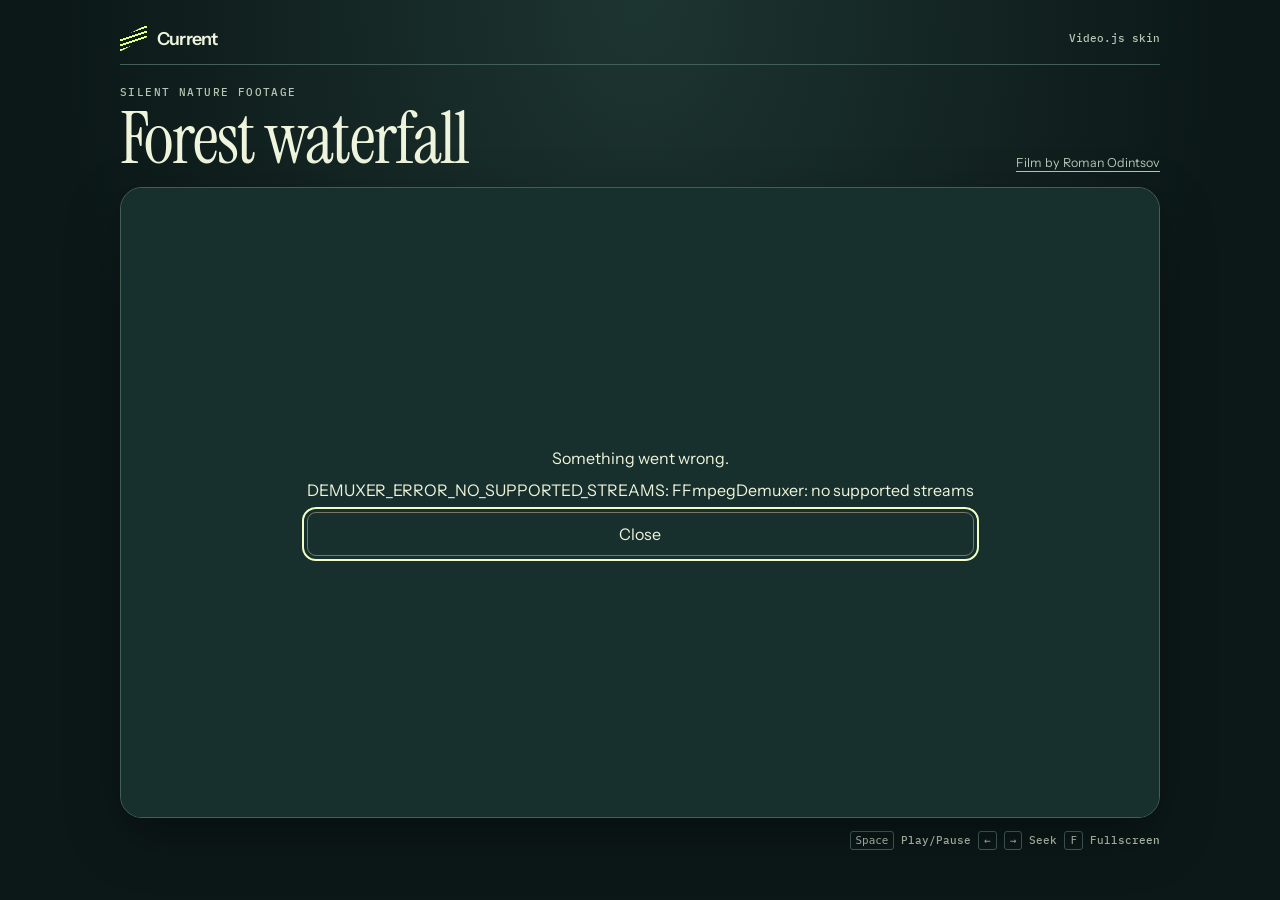
<file: index.html>
<!doctype html>
<html lang="en">
<head>
  <meta charset="utf-8">
  <meta name="viewport" content="width=device-width, initial-scale=1">
  <meta name="theme-color" content="#102322">
  <title>Current — Video.js Skin</title>
  <script type="module" crossorigin src="./assets/index-Dvq5zM3m.js"></script>
  <link rel="stylesheet" crossorigin href="./assets/index-ZYu__x1W.css">
</head>
<body>
  <main>
    <header class="masthead">
      <div class="brand"><span class="mark" aria-hidden="true"></span> Current</div>
      <span>Video.js skin</span>
    </header>
    <div class="intro">
      <div>
        <p class="medium">Silent nature footage</p>
        <h1>Forest waterfall</h1>
      </div>
      <p class="credit"><a href="https://www.pexels.com/video/river-flowing-in-the-forest-8191323/">Film by Roman Odintsov</a></p>
    </div>

    <video-player content-title="Forest waterfall">
      <media-container class="skin" aria-label="Forest waterfall video player">
        <div class="screen">
          <video src="./waterfall.mp4" poster="./assets/poster-JG5D2gG2.webp" preload="metadata" playsinline></video>
        </div>

        <media-controls class="deck" aria-label="Playback controls">
          <div class="transport">
            <media-play-button title="Play or pause">
              <span class="play-state" aria-hidden="true"><i class="play-icon"></i></span>
              <span class="pause-state" aria-hidden="true"><i class="pause-icon"></i></span>
            </media-play-button>
            <div class="timeline">
              <div class="timecode">
                <media-time type="current"></media-time>
                <span aria-hidden="true">/</span>
                <media-time type="duration"></media-time>
              </div>
              <media-time-slider>
                <media-slider-track>
                  <media-slider-buffer></media-slider-buffer>
                  <media-slider-fill></media-slider-fill>
                </media-slider-track>
                <media-slider-thumb></media-slider-thumb>
              </media-time-slider>
            </div>
            <div class="sound" role="group" aria-label="Audio controls">
              <media-mute-button title="Mute or unmute"><span class="speaker" aria-hidden="true"><i></i></span></media-mute-button>
              <media-volume-slider>
                <media-slider-track><media-slider-fill></media-slider-fill></media-slider-track>
                <media-slider-thumb></media-slider-thumb>
              </media-volume-slider>
            </div>
            <media-fullscreen-button title="Toggle fullscreen"><span class="corners" aria-hidden="true"></span></media-fullscreen-button>
          </div>
        </media-controls>

        <media-hotkey keys="Space" action="togglePaused"></media-hotkey>
        <media-hotkey keys="m" action="toggleMuted"></media-hotkey>
        <media-hotkey keys="f" action="toggleFullscreen"></media-hotkey>
        <media-hotkey keys="ArrowLeft" action="seekStep" value="-5"></media-hotkey>
        <media-hotkey keys="ArrowRight" action="seekStep" value="5"></media-hotkey>
        <media-status-announcer></media-status-announcer>
        <media-error-dialog>
          <media-dialog-popup class="error">
            <media-dialog-title></media-dialog-title>
            <media-dialog-description></media-dialog-description>
            <media-dialog-close>Close</media-dialog-close>
          </media-dialog-popup>
        </media-error-dialog>
      </media-container>
    </video-player>
    <footer class="key-guide"><kbd>Space</kbd> Play/Pause <kbd>←</kbd> <kbd>→</kbd> Seek <kbd>F</kbd> Fullscreen</footer>
  </main>
</body>
</html>
</file>
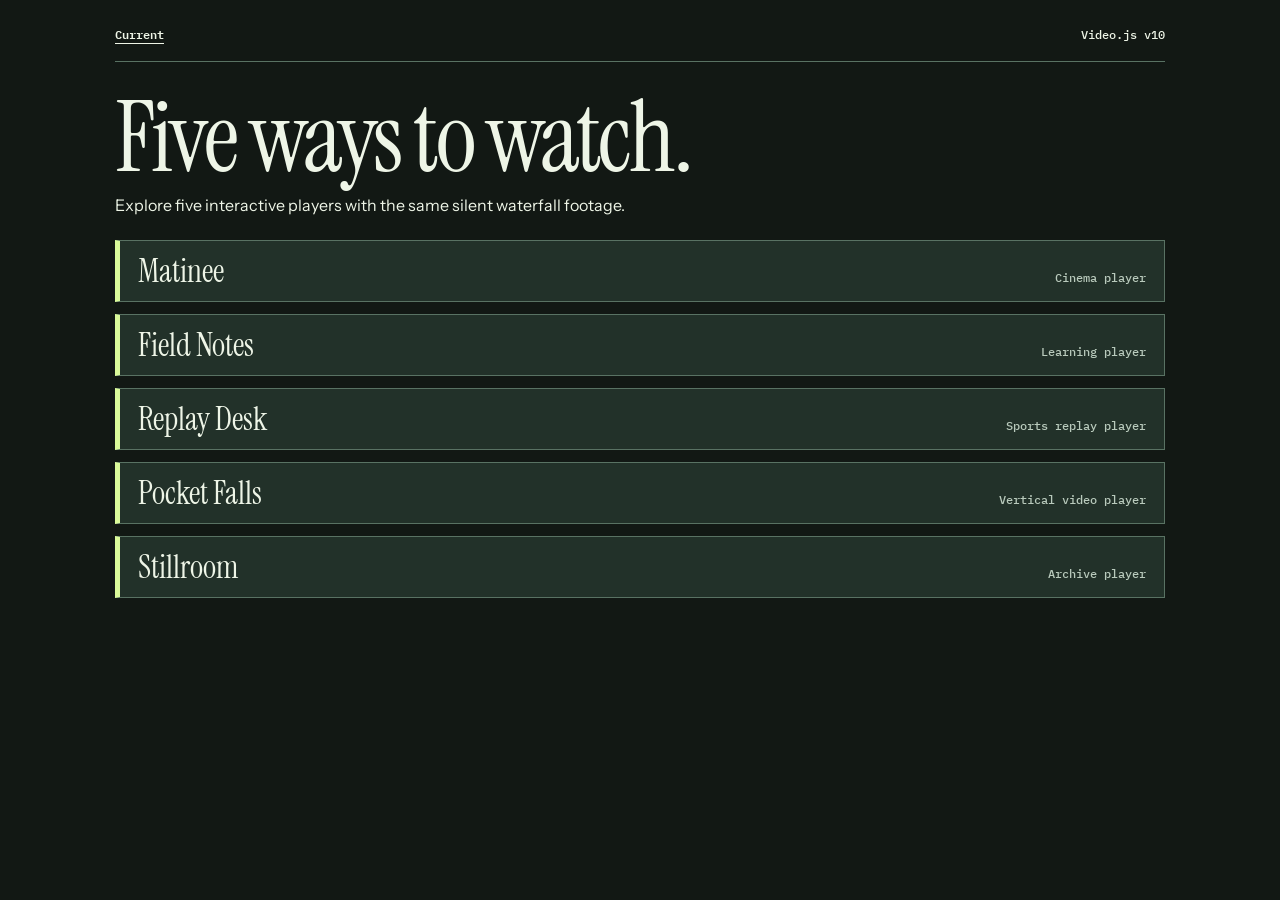
<file: entries/index.html>
<!doctype html>
<html lang="en">
<head>
  <meta charset="utf-8">
  <meta name="viewport" content="width=device-width, initial-scale=1">
  <title>Five Video.js Skins</title>
  <script type="module" crossorigin src="../assets/index-B6i53gfI.js"></script>
  <link rel="modulepreload" crossorigin href="../assets/player-ChRZ1qbj.js">
  <link rel="stylesheet" crossorigin href="../assets/index-CJ9oWdwM.css">
</head>
<body>
  <main>
    <header class="sitebar"><a href="../">Current</a><span>Video.js v10</span></header>
    <div id="entry">
      <h1>Five ways to watch.</h1>
      <p>Explore five interactive players with the same silent waterfall footage.</p>
      <nav aria-label="Skin demos" class="collection">
        <a href="?skin=cinema"><strong>Matinee</strong><span>Cinema player</span></a>
        <a href="?skin=lesson"><strong>Field Notes</strong><span>Learning player</span></a>
        <a href="?skin=replay"><strong>Replay Desk</strong><span>Sports replay player</span></a>
        <a href="?skin=pocket"><strong>Pocket Falls</strong><span>Vertical video player</span></a>
        <a href="?skin=archive"><strong>Stillroom</strong><span>Archive player</span></a>
      </nav>
    </div>
  </main>
</body>
</html>
</file>
<file: assets/index-ZYu__x1W.css>
@import "https://fonts.googleapis.com/css2?family=IBM+Plex+Mono:wght@400;500;600&family=Instrument+Sans:wght@400;500;600;700&family=Instrument+Serif&display=swap";:root{--lightningcss-light: ;--lightningcss-dark:initial;color-scheme:dark;color:#eff4dc;--media-accent-color:#deff83;--media-border-radius:22px;--muted:#b6c6b4;--line:#426055;--deck:#18302d;--mono:"IBM Plex Mono", monospace;background:#0c1818;font-family:Instrument Sans,Arial,sans-serif}*{box-sizing:border-box}body{background:radial-gradient(at 50% 0,#1d3531,#0000 64%);margin:0}main{width:min(1040px,100% - 64px);margin:auto;padding:25px 0 24px}.masthead,.intro{justify-content:space-between;align-items:center;gap:12px;display:flex}.masthead{border-bottom:1px solid var(--line);min-height:40px;padding-bottom:13px}.masthead>span,.medium,footer{font:500 .68rem var(--mono);color:var(--muted)}.brand{letter-spacing:-.045em;align-items:center;gap:10px;font-size:1.12rem;font-weight:600;display:inline-flex}.mark{background:repeating-linear-gradient(0deg, var(--media-accent-color) 0 2px, transparent 2px 5px);clip-path:polygon(0 28%,100% 0,100% 71%,0 100%);width:27px;height:18px;transform:skewY(-19deg)}.intro{align-items:end;margin:20px 0 15px}.medium{text-transform:uppercase;letter-spacing:.13em;margin:0 0 7px}h1{letter-spacing:-.024em;margin:0;font:400 clamp(2.55rem,6vw,4.5rem)/.92 Instrument Serif,Georgia,serif}.credit{color:var(--muted);margin:0 0 2px;font-size:.78rem}.credit a{color:inherit;text-underline-offset:4px}video-player,.skin,.deck{display:block}.skin{background:var(--deck);border:1px solid var(--line);border-radius:var(--media-border-radius);padding:9px 9px 0;position:relative;overflow:hidden;box-shadow:0 20px 55px #0005,inset 0 1px #ffffff0d}.screen{background:#07100f;border:1px solid #0a1514;border-radius:13px;overflow:hidden}video{aspect-ratio:1440/760;object-fit:cover;width:100%;display:block}.deck{background:var(--deck);padding:10px 9px 12px}.transport{grid-template-columns:auto minmax(0,1fr) auto auto;align-items:center;gap:13px;display:grid}.timeline{grid-template-columns:auto minmax(0,1fr);align-items:center;gap:13px;min-width:0;display:grid}.timecode{color:var(--media-accent-color);border:1px solid var(--line);font:600 .82rem var(--mono);font-variant-numeric:tabular-nums;background:#102522;border-radius:7px;align-items:baseline;gap:6px;padding:9px;display:flex}.timecode span,media-time[type=duration]{color:var(--muted);font-size:.65rem}.sound{border-left:1px solid var(--line);align-items:center;gap:4px;padding-left:8px;display:flex}media-play-button,media-mute-button,media-fullscreen-button,media-dialog-close{cursor:pointer;min-width:44px;min-height:44px;color:inherit;border-radius:9px;place-items:center;display:inline-grid}media-play-button{color:#14231d;background:var(--media-accent-color);border:3px solid var(--deck);width:52px;height:52px;box-shadow:0 0 0 1px var(--media-accent-color);border-radius:50%}media-play-button:hover{background:#edffba}media-mute-button:hover,media-fullscreen-button:hover{background:#ffffff16}media-dialog-close{border:1px solid #7d7566;padding:0 14px}.play-icon{border-top:7px solid #0000;border-bottom:7px solid #0000;border-left:11px solid;width:0;height:0;margin-left:2px;display:block}.pause-icon{border-inline:3px solid;width:11px;height:14px;display:block}media-play-button:not([data-paused]) .play-state,media-play-button[data-paused] .pause-state{display:none}.speaker{width:21px;height:18px;position:relative}.speaker i{clip-path:polygon(0 33%,34% 33%,100% 0,100% 100%,34% 67%,0 67%);background:currentColor;position:absolute;inset:1px 9px 1px 0}.speaker:after{content:"";border-right:2px solid;border-radius:50%;width:7px;height:12px;position:absolute;top:3px;right:1px}media-mute-button[data-muted] .speaker:after{background:currentColor;border:0;border-radius:0;width:8px;height:2px;top:8px;right:-1px;rotate:-45deg}.corners{background-color:#0000;background-image:linear-gradient(currentColor,currentColor),linear-gradient(currentColor,currentColor),linear-gradient(currentColor,currentColor),linear-gradient(currentColor,currentColor),linear-gradient(currentColor,currentColor),linear-gradient(currentColor,currentColor),linear-gradient(currentColor,currentColor),linear-gradient(currentColor,currentColor);background-position:0 0,0 0,100% 0,100% 0,0 100%,0 100%,100% 100%,100% 100%;background-repeat:no-repeat;background-size:6px 2px,2px 6px,6px 2px,2px 6px,6px 2px,2px 6px,6px 2px,2px 6px;background-attachment:scroll,scroll,scroll,scroll,scroll,scroll,scroll,scroll;background-origin:padding-box,padding-box,padding-box,padding-box,padding-box,padding-box,padding-box,padding-box;background-clip:border-box,border-box,border-box,border-box,border-box,border-box,border-box,border-box;width:17px;height:15px}media-fullscreen-button[data-fullscreen] .corners{transform:scale(.8)}media-time-slider,media-volume-slider{cursor:pointer;touch-action:pan-y;align-items:center;min-width:0;min-height:44px;display:flex;position:relative}media-volume-slider{width:64px;margin-inline:4px}media-slider-track{background:#756f61;border-radius:10px;width:100%;height:5px;position:relative}media-slider-buffer,media-slider-fill{border-radius:inherit;position:absolute;inset:0 auto 0 0}media-slider-buffer{width:var(--media-slider-buffer,0%);background:#a69b86}media-slider-fill{width:var(--media-slider-fill,0%);background:var(--media-accent-color)}media-slider-thumb{left:var(--media-slider-fill,0%);border:1px solid var(--deck);background:var(--media-accent-color);border-radius:50%;width:12px;height:12px;position:absolute;translate:-50%}media-volume-slider media-slider-thumb{width:10px;height:10px}media-time-slider{min-height:58px}media-time-slider media-slider-track{--frame-strip:url(./timeline-Cr5-Szpv.webp);background:repeating-linear-gradient(90deg, transparent 0 calc(100% / 6 - 1px), #081a18 calc(100% / 6 - 1px) calc(100% / 6)), linear-gradient(#10252125, #0b1f1b66), var(--frame-strip) center / 100% 100% no-repeat #233f35;border:1px solid #637e6d;border-radius:5px;height:47px}media-time-slider media-slider-buffer{background:#c1d1bf;height:2px;inset:auto auto 0 0}media-time-slider media-slider-fill{background:var(--media-accent-color);height:3px;inset:auto auto 0 0}media-time-slider media-slider-thumb{border:0;border-radius:0;width:3px;height:54px;box-shadow:0 0 0 1px #102522}media-time-slider media-slider-thumb:before,media-time-slider media-slider-thumb:after{content:"";background:var(--media-accent-color);width:11px;height:6px;position:absolute;left:50%;translate:-50%}media-time-slider media-slider-thumb:before{clip-path:polygon(0 0,100% 0,50% 100%);top:0}media-time-slider media-slider-thumb:after{clip-path:polygon(0 100%,100% 100%,50% 0);bottom:0}:focus-visible{outline-offset:3px;outline:2px solid #f1ffc6}media-time-slider:has(:focus-visible){outline-offset:3px;outline:2px solid #f1ffc6}media-volume-slider:has(:focus-visible){outline-offset:3px;outline:2px solid #f1ffc6}media-slider-thumb:focus-visible{outline:none}.skin:fullscreen{border:0;border-radius:0;grid-template-rows:minmax(0,1fr) auto;padding:0;display:grid}.skin:fullscreen .screen{border:0;border-radius:0;min-height:0}.skin:fullscreen video{object-fit:contain;width:100%;height:100%}.error{text-align:center;background:var(--deck);place-content:center;gap:12px;padding:20px;display:grid;position:absolute;inset:0}.error:not([data-open]){display:none}media-status-announcer{clip-path:inset(50%);white-space:nowrap;width:1px;height:1px;position:absolute;overflow:hidden}footer{text-align:right;margin-top:13px}kbd{border:1px solid var(--line);border-radius:3px;padding:2px 5px;display:inline-block}@media (width<=720px){main{width:calc(100% - 28px);padding-top:17px}.intro{flex-direction:column;align-items:start;gap:7px;margin-top:19px}.skin{--media-border-radius:15px;padding:5px 5px 0}.screen{border-radius:9px}.deck{padding:5px 5px 7px}.transport{grid-template-columns:auto minmax(0,1fr) auto;gap:4px 9px}.timeline{grid-area:1/2/auto/-1;gap:8px}.timecode{flex-direction:column;align-items:start;gap:1px;padding:5px;font-size:.69rem}.timecode span{display:none}.transport>media-play-button{grid-area:1/1/3;width:46px;height:46px}.sound{border:0;grid-area:2/2;padding:0}.transport>media-fullscreen-button{grid-area:2/3}.key-guide{display:none}}@media (width<=400px){media-time-slider media-slider-track{--frame-strip:url(./timeline-mobile-DPe679d0.webp)}}@media (forced-colors:active){media-play-button,media-mute-button,media-fullscreen-button,media-slider-track{border:1px solid canvastext}media-slider-thumb,media-slider-fill{forced-color-adjust:none;background:highlight}}
</file>
<file: assets/index-CJ9oWdwM.css>
@import "https://fonts.googleapis.com/css2?family=IBM+Plex+Mono:wght@400;500;600&family=Instrument+Sans:wght@400;500;600;700&family=Instrument+Serif&display=swap";:root{--lightningcss-light: ;--lightningcss-dark:initial;color-scheme:dark;--bg:#121814;--fg:#eef5e7;--muted:#b9cabc;--panel:#223129;--control:#314339;--line:#597263;--ink:#10221b;--accent:#dafa9a;--track:#819488;--mono:"IBM Plex Mono", monospace;--serif:"Instrument Serif", Georgia, serif;background:var(--bg);color:var(--fg);font:16px Instrument Sans,sans-serif}*{box-sizing:border-box}body{background:var(--bg);min-height:100vh;color:var(--fg);margin:0}main{width:min(1050px,100% - 48px);margin:auto;padding:18px 0 28px}a{color:inherit;text-underline-offset:4px}.sitebar,footer{font:500 .72rem var(--mono);justify-content:space-between;align-items:center;gap:12px;display:flex}.sitebar{border-bottom:1px solid var(--line);padding:6px 0 17px}.sitebar a{font-weight:600}.back{color:var(--muted);margin-top:7px;padding:8px 0;font-size:.8rem;display:inline-block}.film-heading{margin:8px 0 20px}.type{font:500 .7rem var(--mono);text-transform:uppercase;letter-spacing:.12em;color:var(--muted);margin:0 0 7px}h1{font:400 clamp(3.1rem, 8vw, 6.2rem)/.84 var(--serif);letter-spacing:-.035em;margin:0 0 14px}.summary{color:var(--muted);max-width:50ch;margin:0;font-size:.9rem}footer{color:var(--muted);margin-top:13px}video-player,.player,.deck{display:block}.player{background:var(--panel);border:1px solid var(--line);position:relative}.screen{background:#080a0a;min-width:0;overflow:hidden}.screen video{aspect-ratio:1440/760;object-fit:contain;width:100%;display:block}.deck,.tools{min-width:0;color:var(--fg);background:var(--panel);padding:8px 13px}.transport{grid-template-columns:auto minmax(0,1fr) auto auto auto;align-items:center;gap:10px;display:grid}.audio{align-items:center;gap:6px;min-width:0;display:flex}.time{white-space:nowrap;font:500 .72rem var(--mono);font-variant-numeric:tabular-nums;gap:4px;display:flex}.time span,media-time[type=duration]{color:var(--muted)}button,select,media-play-button,media-mute-button,media-fullscreen-button,media-dialog-close{border:1px solid var(--line);background:var(--control);min-width:44px;min-height:44px;color:var(--fg);cursor:pointer;border-radius:6px;justify-content:center;align-items:center;padding:0 10px;font:600 .75rem Instrument Sans,sans-serif;display:inline-flex}media-play-button,button[aria-pressed=true]{background:var(--accent);border-color:var(--accent);color:var(--ink)}media-play-button,media-fullscreen-button{font-size:1.12rem}button:hover,media-play-button:hover,media-mute-button:hover,media-fullscreen-button:hover{filter:brightness(1.16)}media-play-button:not([data-paused]) .play-icon,media-play-button[data-paused] .pause-icon,media-mute-button[data-muted] .mute-label,media-mute-button:not([data-muted]) .unmute-label{display:none}media-time-slider,media-volume-slider{cursor:pointer;touch-action:pan-y;align-items:center;min-width:0;min-height:44px;display:flex;position:relative}media-volume-slider{width:58px;margin-inline:4px}media-slider-track{background:var(--track);border-radius:5px;width:100%;height:4px;display:block;position:relative}media-slider-buffer,media-slider-fill{border-radius:inherit;position:absolute;inset:0 auto 0 0}media-slider-buffer{width:var(--media-slider-buffer,0%);background:var(--muted)}media-slider-fill{width:var(--media-slider-fill,0%);background:var(--accent)}media-slider-thumb{left:var(--media-slider-fill,0%);border:1px solid var(--ink);background:var(--accent);border-radius:50%;width:12px;height:12px;position:absolute;translate:-50%}.tools{border-top:1px solid var(--line)}:focus-visible{outline:2px solid var(--fg);outline-offset:3px}media-time-slider:has(:focus-visible){outline:2px solid var(--fg);outline-offset:3px}media-volume-slider:has(:focus-visible){outline:2px solid var(--fg);outline-offset:3px}media-slider-thumb:focus-visible{outline:none}.player:fullscreen{border:0;border-radius:0;flex-direction:column;padding:0;display:flex;overflow:auto}.player:fullscreen .screen{border-radius:0;flex:1;grid-area:auto;min-height:0}.player:fullscreen .screen video{aspect-ratio:auto;object-fit:contain;width:100%;height:100%}:is(.player:fullscreen .deck,.player:fullscreen .tools){width:100%;position:static}media-status-announcer{clip-path:inset(50%);width:1px;height:1px;position:absolute;overflow:hidden}.error{z-index:2;text-align:center;background:var(--panel);place-content:center;gap:10px;padding:12px;display:grid;position:absolute;inset:0}.error:not([data-open]){display:none}[data-skin=cinema]{--bg:#251011;--fg:#fff2da;--muted:#efc5ac;--panel:#290f12;--control:#482125;--line:#9f6361;--accent:#ffcf76;--ink:#32120c;--track:#968283;background:radial-gradient(ellipse at 50% 0, #4c2023, var(--bg) 70%)}[data-skin=cinema].dimmed{background:#0b0808}[data-skin=cinema].dimmed .film-heading{color:#c0aba0}[data-skin=cinema] .film-heading{text-align:center}[data-skin=cinema] .summary{margin-inline:auto}[data-skin=cinema] .player{border:1px solid #bb7f62;border-radius:18px;padding:10px 10px 0;box-shadow:0 15px 45px #0007}[data-skin=cinema] .screen{border-radius:10px 10px 0 0}[data-skin=cinema] .screen video{aspect-ratio:2.04}[data-skin=cinema] .deck{background:#170a0bf2;position:absolute;inset:auto 10px 61px}[data-skin=cinema] .tools{text-align:right;border:0;min-height:61px;padding-right:0}[data-skin=cinema] media-play-button{border-radius:50%}[data-skin=lesson]{--lightningcss-light:initial;--lightningcss-dark: ;color-scheme:light;--bg:#f0eee1;--fg:#242a24;--muted:#454d45;--panel:#e7e7d8;--control:#f7f5e9;--line:#858c79;--accent:#c4ec95;--ink:#172619;--track:#526356}[data-skin=lesson] h1{color:#203f2d}[data-skin=lesson] .player{border-radius:4px;grid-template-columns:minmax(0,1fr) minmax(198px,26%);grid-template-areas:"screen notes""controls notes";padding:8px;display:grid;box-shadow:0 6px #d3d5c6}[data-skin=lesson] .screen{grid-area:screen}[data-skin=lesson] .deck{grid-area:controls;padding-inline:0}[data-skin=lesson] .tools{border:0;grid-area:notes;padding:3px 5px 4px 15px}.tools h2{font:600 .78rem var(--mono);margin:0 0 10px}.moments{gap:8px;display:grid}.moments button{text-align:left;justify-content:flex-start;gap:8px}.moments button span{font:500 .7rem var(--mono)}.moments [aria-current=step]{color:#f3f9ec;background:#233c2e}.speed{flex-wrap:wrap;align-items:center;gap:8px;margin-top:16px;font-size:.78rem;font-weight:600;display:flex}[data-skin=replay]{--bg:#0b101b;--fg:#f5f7ff;--muted:#c4cade;--panel:#151e33;--control:#273553;--line:#6a7eab;--accent:#ff965b;--ink:#2f1409;--track:#8195bb;background:repeating-linear-gradient(135deg,#0b101b 0 18px,#101623 18px 19px)}[data-skin=replay] h1{text-transform:uppercase;font:italic 700 clamp(2.7rem,8vw,5.4rem)/.85 Instrument Sans}[data-skin=replay] .player{flex-direction:column;display:flex;box-shadow:8px 8px #252e45}[data-skin=replay] .screen{border-bottom:3px solid var(--accent)}[data-skin=replay] .deck{padding-block:13px}[data-skin=replay] media-time-slider media-slider-track{border-radius:0;height:10px}[data-skin=replay] media-time-slider media-slider-track:after{content:"";pointer-events:none;background:linear-gradient(90deg, transparent var(--range-start,0%), #ffc5a286 var(--range-start,0%) var(--range-end,100%), transparent var(--range-end,100%));position:absolute;inset:0}[data-skin=replay] media-time-slider media-slider-thumb{z-index:1;background:#fff;border:0;border-radius:0;width:3px;height:24px}.replay-tools{flex-wrap:wrap;align-items:center;gap:8px;display:flex}.replay-tools button{border-radius:0}.replay-tools output,.replay-state{font:500 .75rem var(--mono)}.replay-tools output{color:var(--accent);margin-right:12px}.replay-state{min-height:1.2em;color:var(--muted);margin:7px 0 0}[data-skin=pocket]{--bg:#281a32;--fg:#fff1fa;--muted:#edcce6;--panel:#42244d;--control:#572f62;--line:#aa7aa9;--accent:#ffbfed;--ink:#30112f;--track:#a98eaa;background:radial-gradient(ellipse at 50% 50%, #572c5d, var(--bg) 64%)}[data-skin=pocket] #entry{max-width:450px;margin:auto}[data-skin=pocket] h1{letter-spacing:-.095em;font:700 clamp(2.7rem,7vw,4.8rem)/.83 Instrument Sans}[data-skin=pocket] .player{border-radius:23px;padding:5px}[data-skin=pocket] .screen{border-radius:18px 18px 0 0}[data-skin=pocket] .screen video{aspect-ratio:4/5;object-fit:cover;object-position:56% center}[data-skin=pocket] .fit-frame .screen video{object-fit:contain}[data-skin=pocket] .player:fullscreen .screen video{object-fit:contain}[data-skin=pocket] .transport{grid-template-columns:minmax(0,1fr) auto auto auto;gap:4px}[data-skin=pocket] media-time-slider{grid-area:1/2/auto/-1}[data-skin=pocket] media-play-button{border-radius:20px;grid-area:1/1/3;width:48px}[data-skin=pocket] .time{grid-area:2/2}[data-skin=pocket] .audio{grid-area:2/3}[data-skin=pocket] media-fullscreen-button{grid-area:2/4}[data-skin=pocket] .tools{text-align:right;border-radius:0 0 18px 18px}[data-skin=archive]{--lightningcss-light:initial;--lightningcss-dark: ;color-scheme:light;--bg:#efe4d0;--fg:#382921;--muted:#59473d;--panel:#f8efdf;--control:#f5e5cc;--line:#9a8170;--accent:#843521;--ink:#fff3df;--track:#7c5f50}[data-skin=archive] .player{background:#f4e9d6;padding:17px;box-shadow:0 8px 24px #4325141b}[data-skin=archive] .screen{border:6px solid #382921}[data-skin=archive] .deck,[data-skin=archive] .tools{border:1px solid var(--line);margin-top:7px}[data-skin=archive] media-time-slider media-slider-track{background:repeating-linear-gradient(90deg,#775747 0 1px,#e3c9ab 1px 4.16667%);border-radius:0;height:8px}.archive-tools{text-align:center;grid-template-columns:auto 1fr auto;align-items:center;gap:8px;display:grid}.frame-number{font:600 .79rem var(--mono)}body:not([data-skin]) h1{margin-top:34px}.collection{gap:12px;margin-top:25px;display:grid}.collection a{background:var(--panel);border:1px solid var(--line);border-left:5px solid var(--accent);justify-content:space-between;align-items:baseline;gap:8px;padding:14px 18px;text-decoration:none;display:flex}.collection a:hover{background:var(--control)}.collection strong{font:400 2rem/1 var(--serif)}.collection span{font:500 .75rem var(--mono);color:var(--muted);text-align:right}@media (width<=760px){[data-skin=lesson] .player{grid-template-columns:1fr;grid-template-areas:"screen""controls""notes"}[data-skin=lesson] .tools{border-top:1px solid var(--line);padding:10px 0 0}}@media (width<=560px){main{width:calc(100% - 24px)}.transport{grid-template-columns:auto minmax(0,1fr) auto auto;gap:4px 7px}.transport>media-play-button{grid-area:1/1/3;align-self:center}.transport>media-time-slider{grid-area:1/2/auto/-1}.transport>.time{grid-area:2/2}.transport>.audio{grid-area:2/3}.transport>media-fullscreen-button{grid-area:2/4}.deck,.tools{padding-inline:7px}.time{gap:2px;font-size:.62rem}media-volume-slider{width:37px;margin-inline:1px}[data-skin=cinema] .deck{position:static}[data-skin=cinema] .tools{min-height:auto}[data-skin=archive] .player{padding:7px}.replay-tools{gap:4px}.replay-tools output{margin-right:4px}}@media (forced-colors:active){media-slider-track{border:1px solid canvastext}media-slider-thumb,media-slider-fill{forced-color-adjust:none;background:highlight}}
</file>
